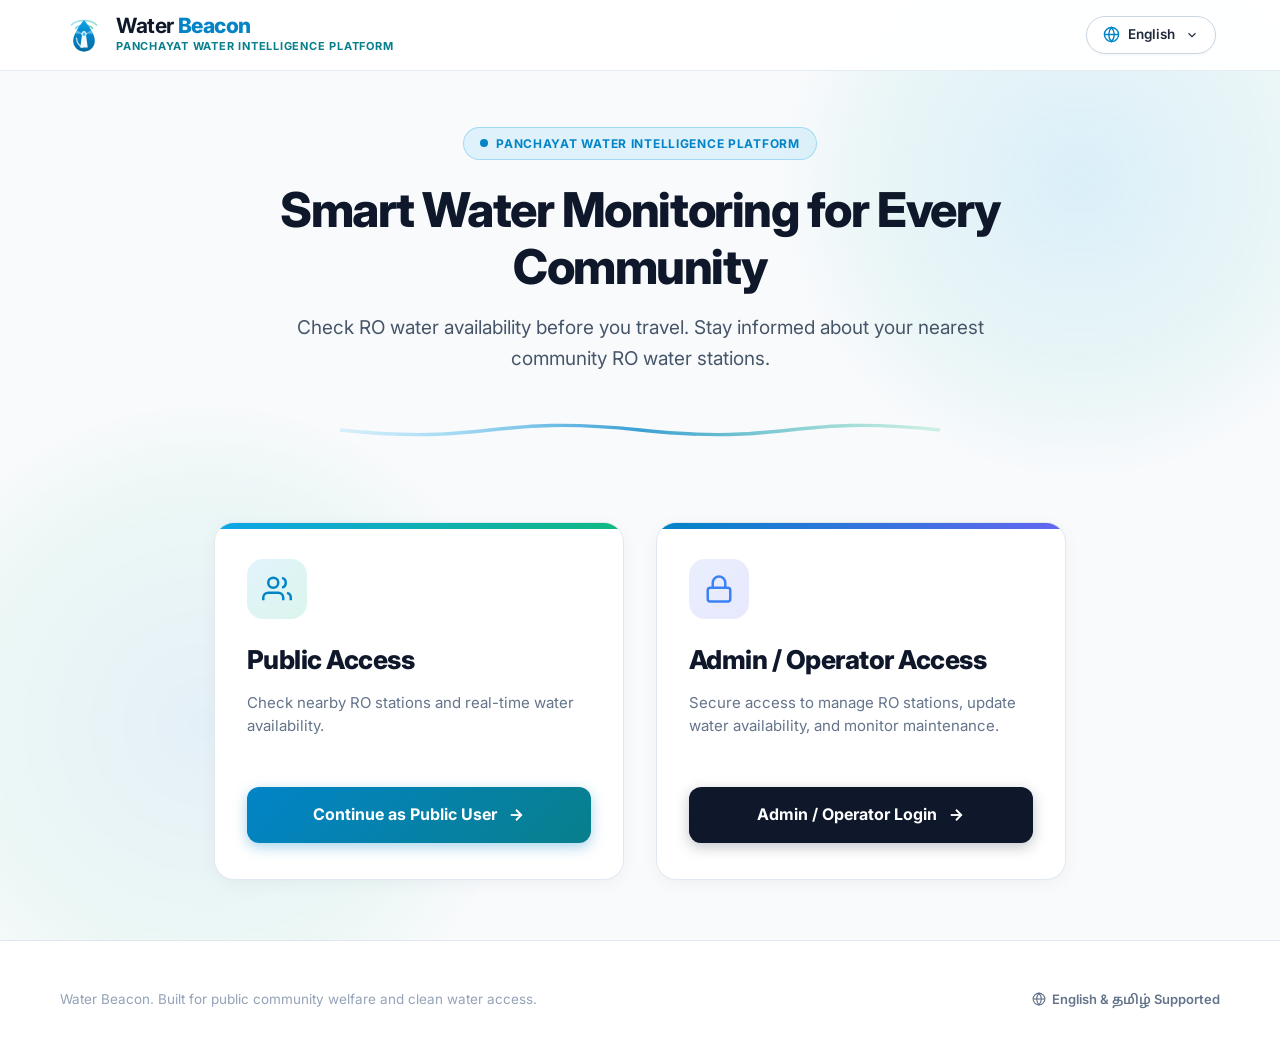
<file: frontend/welcome.html>
<!DOCTYPE html>
<html lang="en">
<head>
    <meta charset="UTF-8">
    <meta name="viewport" content="width=device-width, initial-scale=1.0">
    <meta name="description" content="Water Beacon - Smart Community RO Water Availability & Purity Monitoring for rural and semi-urban Panchayats.">
    <meta name="theme-color" content="#0284c7">

    <title>Welcome to Water Beacon | Smart Community RO Water Monitoring</title>

    <!-- Favicon -->
    <link rel="icon" type="image/svg+xml" href="favicon.svg">

    <!-- Google Fonts: Inter & Noto Sans Tamil -->
    <link rel="preconnect" href="https://fonts.googleapis.com">
    <link rel="preconnect" href="https://fonts.gstatic.com" crossorigin>
    <link href="https://fonts.googleapis.com/css2?family=Inter:wght@400;500;600;700;800&family=Noto+Sans+Tamil:wght@400;500;600;700;800&display=swap" rel="stylesheet">

    <!-- Stylesheets -->
    <link rel="stylesheet" href="css/style.css">
    <link rel="stylesheet" href="css/welcome.css">
</head>
<body class="welcome-body">

    <!-- Ambient Glowing Background Accents -->
    <div class="welcome-bg-glow"></div>
    <div class="welcome-bg-glow-left"></div>

    <!-- Header / Navigation (Clean & Minimal) -->
    <header class="welcome-header">
        <div class="welcome-header-container">

            <a href="/" class="welcome-brand" aria-label="Water Beacon Home">
                <span class="brand-icon">
                    <svg viewBox="0 0 48 48" fill="none" style="width: 40px; height: 40px;">
                        <defs>
                            <linearGradient id="wDropGrad" x1="24" y1="6" x2="24" y2="44" gradientUnits="userSpaceOnUse">
                                <stop offset="0%" stop-color="#0ea5e9"/>
                                <stop offset="50%" stop-color="#0284c7"/>
                                <stop offset="100%" stop-color="#0369a1"/>
                            </linearGradient>
                            <linearGradient id="wWaveGrad" x1="14" y1="12" x2="34" y2="18" gradientUnits="userSpaceOnUse">
                                <stop offset="0%" stop-color="#38bdf8"/>
                                <stop offset="100%" stop-color="#10b981"/>
                            </linearGradient>
                        </defs>
                        <path d="M14 16 C17 11 31 11 34 16" stroke="url(#wWaveGrad)" stroke-width="2" stroke-linecap="round" opacity="0.7"/>
                        <path d="M9 12 C15 5 33 5 39 12" stroke="url(#wWaveGrad)" stroke-width="2" stroke-linecap="round" opacity="0.45"/>
                        <path d="M24 6 C24 6 11 21 11 31 C11 38.18 16.82 44 24 44 C31.18 44 37 38.18 37 31 C37 21 24 6 24 6 Z" fill="url(#wDropGrad)"/>
                        <path d="M19.5 39 L21.5 25 L26.5 25 L28.5 39 Z" fill="#ffffff" opacity="0.95"/>
                        <rect x="21" y="21" width="6" height="4" rx="1" fill="#ffffff"/>
                        <path d="M21.5 21 C21.5 18.8 26.5 18.8 26.5 21 Z" fill="#ffffff"/>
                        <path d="M24 23 L37 16 L37 22 Z" fill="#ffffff" opacity="0.35"/>
                        <path d="M24 23 L11 16 L11 22 Z" fill="#ffffff" opacity="0.35"/>
                        <circle cx="24" cy="23" r="1.8" fill="#38bdf8"/>
                        <path d="M15 28 C15.5 33 18.5 37 22 39" stroke="#ffffff" stroke-width="1.8" stroke-linecap="round" opacity="0.65"/>
                    </svg>
                </span>
                <div class="welcome-brand-text">
                    <span class="welcome-brand-title"><strong data-i18n="brandWater">Water</strong> <span data-i18n="brandBeacon">Beacon</span></span>
                    <span class="welcome-brand-sub" data-i18n="entryTag">Panchayat Water Intelligence</span>
                </div>
            </a>

            <!-- Centralized Global Language Selector -->
            <div class="lang-selector-wrapper">
                <button type="button" class="welcome-lang-btn" id="welcome-lang-toggle" aria-haspopup="true" aria-expanded="false">
                    <svg viewBox="0 0 24 24" fill="none" stroke="currentColor" stroke-width="2" style="width: 17px; height: 17px; color: #0284c7;">
                        <circle cx="12" cy="12" r="10"/>
                        <path d="M2 12H22M12 2A15.3 15.3 0 0 1 16 12A15.3 15.3 0 0 1 12 22A15.3 15.3 0 0 1 12 22A15.3 15.3 0 0 1 8 12A15.3 15.3 0 0 1 12 2Z"/>
                    </svg>
                    <span id="welcome-lang-text">English</span>
                    <svg viewBox="0 0 24 24" fill="none" stroke="currentColor" stroke-width="2" style="width: 14px; height: 14px; margin-left: 2px;">
                        <polyline points="6 9 12 15 18 9"/>
                    </svg>
                </button>

                <div class="welcome-lang-dropdown" id="welcome-lang-menu">
                    <button type="button" class="lang-dropdown-item active" data-lang-choice="en">
                        <span>English</span>
                        <span class="lang-dropdown-badge">EN</span>
                    </button>
                    <button type="button" class="lang-dropdown-item" data-lang-choice="ta">
                        <span>தமிழ்</span>
                        <span class="lang-dropdown-badge">TA</span>
                    </button>
                </div>
            </div>

        </div>
    </header>

    <!-- Main Container -->
    <main class="welcome-main">
        <!-- Hero Section -->
        <section class="welcome-hero">
            <div class="welcome-pill">
                <span class="welcome-pill-pulse"></span>
                <span data-i18n="entryTag">Panchayat Water Intelligence Platform</span>
            </div>

            <h1 class="welcome-heading" data-i18n="entryHeadline">
                Smart Water Monitoring for Every Community
            </h1>

            <p class="welcome-subheading" data-i18n="entrySubtitle">
                Check RO water availability before you travel. Stay informed about your nearest community RO water stations.
            </p>

            <!-- Subtle Flowing Wave Graphic -->
            <svg class="wave-divider" viewBox="0 0 500 24" fill="none" preserveAspectRatio="none">
                <path d="M0 12 C125 24 125 0 250 12 C375 24 375 0 500 12" stroke="url(#waveGrad)" stroke-width="2.5" stroke-linecap="round"/>
                <defs>
                    <linearGradient id="waveGrad" x1="0" y1="0" x2="500" y2="0" gradientUnits="userSpaceOnUse">
                        <stop offset="0%" stop-color="#38bdf8" stop-opacity="0.2"/>
                        <stop offset="50%" stop-color="#0284c7" stop-opacity="0.9"/>
                        <stop offset="100%" stop-color="#10b981" stop-opacity="0.2"/>
                    </linearGradient>
                </defs>
            </svg>
        </section>

        <!-- Access Cards: Clean, Concise Information -->
        <section class="access-cards-grid">

            <!-- Card 1: PUBLIC ACCESS -->
            <div class="access-card public">
                <div class="card-top">
                    <div class="card-header-icon">
                        <svg viewBox="0 0 24 24" fill="none" stroke="currentColor" stroke-width="2" style="width: 30px; height: 30px;">
                            <path d="M17 21v-2a4 4 0 0 0-4-4H5a4 4 0 0 0-4 4v2"/>
                            <circle cx="9" cy="7" r="4"/>
                            <path d="M23 21v-2a4 4 0 0 0-3-3.87"/>
                            <path d="M16 3.13a4 4 0 0 1 0 7.75"/>
                        </svg>
                    </div>

                    <h2 class="access-card-title" data-i18n="publicAccessTitle">Public Access</h2>
                    <p class="access-card-desc" data-i18n="publicAccessDesc">
                        Check nearby RO stations and real-time water availability.
                    </p>
                </div>

                <a href="/public" class="btn-access btn-public" id="btn-continue-public">
                    <span data-i18n="continuePublicBtn">Continue as Public User</span>
                    <svg viewBox="0 0 24 24" fill="none" stroke="currentColor" stroke-width="2.5" style="width: 18px; height: 18px;">
                        <line x1="5" y1="12" x2="19" y2="12"/>
                        <polyline points="12 5 19 12 12 19"/>
                    </svg>
                </a>
            </div>

            <!-- Card 2: ADMIN / OPERATOR ACCESS -->
            <div class="access-card admin">
                <div class="card-top">
                    <div class="card-header-icon">
                        <svg viewBox="0 0 24 24" fill="none" stroke="currentColor" stroke-width="2" style="width: 30px; height: 30px;">
                            <rect x="3" y="11" width="18" height="11" rx="2" ry="2"/>
                            <path d="M7 11V7a5 5 0 0 1 10 0v4"/>
                        </svg>
                    </div>

                    <h2 class="access-card-title" data-i18n="adminAccessTitle">Admin / Operator Access</h2>
                    <p class="access-card-desc" data-i18n="adminAccessDesc">
                        Secure access to manage RO stations, update water availability, and monitor maintenance.
                    </p>
                </div>

                <a href="/operator" class="btn-access btn-admin" id="btn-admin-login">
                    <span data-i18n="adminLoginBtn">Admin / Operator Login</span>
                    <svg viewBox="0 0 24 24" fill="none" stroke="currentColor" stroke-width="2.5" style="width: 18px; height: 18px;">
                        <line x1="5" y1="12" x2="19" y2="12"/>
                        <polyline points="12 5 19 12 12 19"/>
                    </svg>
                </a>
            </div>

        </section>
    </main>

    <!-- Footer (Minimal & Clean) -->
    <footer class="welcome-footer">
        <div class="welcome-footer-container">
            <div class="welcome-footer-bottom" style="border-top: none; padding-top: 0;">
                <p class="footer-copy" data-i18n="footerRights">
                    &copy; 2026 Water Beacon. Built for public community welfare and clean water access.
                </p>
                <div class="footer-lang-info">
                    <svg viewBox="0 0 24 24" fill="none" stroke="currentColor" stroke-width="2" style="width: 14px; height: 14px;">
                        <circle cx="12" cy="12" r="10"/><line x1="2" y1="12" x2="22" y2="12"/><path d="M12 2a15.3 15.3 0 0 1 4 10 15.3 15.3 0 0 1-4 10 15.3 15.3 0 0 1-4-10 15.3 15.3 0 0 1 4-10z"/>
                    </svg>
                    <span>English & தமிழ் Supported</span>
                </div>
            </div>
        </div>
    </footer>

    <!-- Scripts -->
    <script src="js/language.js"></script>
    <script>
        document.addEventListener("DOMContentLoaded", () => {
            const langToggle = document.getElementById("welcome-lang-toggle");
            const langMenu = document.getElementById("welcome-lang-menu");
            const langItems = document.querySelectorAll("[data-lang-choice]");

            // 1. Language Toggle Dropdown Handler
            if (langToggle && langMenu) {
                langToggle.addEventListener("click", (e) => {
                    e.stopPropagation();
                    const isOpen = langMenu.classList.contains("active");
                    langMenu.classList.toggle("active", !isOpen);
                    langToggle.setAttribute("aria-expanded", !isOpen);
                });

                document.addEventListener("click", () => {
                    langMenu.classList.remove("active");
                    langToggle.setAttribute("aria-expanded", "false");
                });
            }

            // 2. Language Choice Handler
            langItems.forEach(item => {
                item.addEventListener("click", (e) => {
                    e.stopPropagation();
                    const chosenLang = item.getAttribute("data-lang-choice");
                    if (typeof applyLanguage === "function") {
                        applyLanguage(chosenLang);
                    }
                    langItems.forEach(i => i.classList.toggle("active", i === item));
                    if (langMenu) langMenu.classList.remove("active");
                });
            });

            // 3. Sync initial state with saved language preference
            const savedLang = localStorage.getItem("waterBeaconLanguage") || "en";
            if (typeof applyLanguage === "function") {
                applyLanguage(savedLang);
            }
            langItems.forEach(i => i.classList.toggle("active", i.getAttribute("data-lang-choice") === savedLang));
        });
    </script>
</body>
</html>
</file>
<file: frontend/css/style.css>
/* ==========================================================================
   WATER BEACON - GLOBAL STYLES & DESIGN SYSTEM
   Clean, modern, bright interface with tasteful blue & green accents.
   ========================================================================== */

:root {
    /* Color Palette */
    --primary: #0284c7;            /* Water Blue */
    --primary-dark: #0369a1;
    --primary-light: #e0f2fe;
    --primary-gradient: linear-gradient(135deg, #0284c7 0%, #0d9488 100%);
    
    --accent-teal: #087f8c;        /* Brand Teal */
    --accent-teal-dark: #066570;
    --accent-teal-light: #e6f7f8;

    --bg-page: #ffffff;
    --bg-subtle: #f8fafc;
    --bg-card: #ffffff;
    --bg-card-hover: #fcfefe;

    --text-primary: #0f172a;       /* Deep slate */
    --text-secondary: #475569;     /* Slate */
    --text-muted: #64748b;         /* Muted slate */
    --text-light: #94a3b8;

    --border-light: #e2e8f0;
    --border-subtle: #edf2f7;
    --border-focus: #38bdf8;

    /* Status Colors */
    --status-available: #10b981;       /* Emerald */
    --status-available-bg: #ecfdf5;
    --status-available-border: #a7f3d0;
    
    --status-empty: #ef4444;           /* Coral red */
    --status-empty-bg: #fef2f2;
    --status-empty-border: #fecaca;

    --status-maint: #f59e0b;           /* Amber */
    --status-maint-bg: #fffbeb;
    --status-maint-border: #fde68a;

    --status-repair: #8b5cf6;          /* Indigo-purple */
    --status-repair-bg: #f5f3ff;
    --status-repair-border: #ddd6fe;

    --status-closed: #64748b;          /* Slate */
    --status-closed-bg: #f1f5f9;
    --status-closed-border: #cbd5e1;

    /* Elevation & Shadows */
    --shadow-xs: 0 1px 2px rgba(15, 23, 42, 0.05);
    --shadow-sm: 0 2px 6px rgba(15, 23, 42, 0.06);
    --shadow-md: 0 8px 24px rgba(15, 23, 42, 0.08);
    --shadow-lg: 0 16px 36px rgba(15, 23, 42, 0.1);
    --shadow-card: 0 4px 20px rgba(12, 74, 96, 0.06);

    /* Radii */
    --radius-sm: 8px;
    --radius-md: 12px;
    --radius-lg: 18px;
    --radius-xl: 24px;
    --radius-pill: 9999px;

    /* Transitions */
    --transition-fast: 0.15s cubic-bezier(0.4, 0, 0.2, 1);
    --transition-base: 0.25s cubic-bezier(0.4, 0, 0.2, 1);
    --transition-slow: 0.4s cubic-bezier(0.4, 0, 0.2, 1);

    /* Fonts */
    --font-sans: "Inter", "Noto Sans Tamil", -apple-system, BlinkMacSystemFont, "Segoe UI", Roboto, "Helvetica Neue", Arial, sans-serif;
    --font-tamil: "Noto Sans Tamil", "Inter", -apple-system, BlinkMacSystemFont, "Segoe UI", Roboto, sans-serif;
}

/* CSS Reset & Defaults */
*, *::before, *::after {
    box-sizing: border-box;
    margin: 0;
    padding: 0;
}

html {
    scroll-behavior: smooth;
    font-size: 16px;
    -webkit-text-size-adjust: 100%;
    color-scheme: light;
}

body {
    font-family: var(--font-sans);
    color: var(--text-primary);
    background-color: var(--bg-page);
    line-height: 1.6;
    overflow-x: hidden;
    -webkit-font-smoothing: antialiased;
    -moz-osx-font-smoothing: grayscale;
}

/* ==========================================================================
   TAMIL LANGUAGE TYPOGRAPHY & RESPONSIVE ALIGNMENT SYSTEM
   ========================================================================== */
html[lang="ta"],
body.lang-ta,
:lang(ta) {
    font-family: var(--font-tamil);
    line-height: 1.6;
}

/* Reset letter-spacing on Tamil text so character conjuncts and vowel marks never break */
html[lang="ta"] h1,
html[lang="ta"] h2,
html[lang="ta"] h3,
html[lang="ta"] h4,
html[lang="ta"] h5,
html[lang="ta"] h6,
html[lang="ta"] .hero-headline,
html[lang="ta"] .section-title,
html[lang="ta"] .section-tag,
html[lang="ta"] .status-badge,
html[lang="ta"] .btn,
html[lang="ta"] .stat-label,
html[lang="ta"] .stat-number,
html[lang="ta"] .brand-text,
html[lang="ta"] .nav-links a,
html[lang="ta"] .card-title-group h4,
html[lang="ta"] .status-title,
html[lang="ta"] .station-eyebrow,
html[lang="ta"] .tel-label,
html[lang="ta"] .footer-heading,
html[lang="ta"] .metric-pill-label {
    letter-spacing: 0 !important;
}

/* Tamil headings: appropriate line-height for ascenders and descenders */
html[lang="ta"] h1,
html[lang="ta"] h2,
html[lang="ta"] h3,
html[lang="ta"] .section-title {
    line-height: 1.35;
}

/* Tamil general text wrapping */
html[lang="ta"] p,
html[lang="ta"] span,
html[lang="ta"] a,
html[lang="ta"] li,
html[lang="ta"] button,
html[lang="ta"] input,
html[lang="ta"] select,
html[lang="ta"] textarea,
html[lang="ta"] label {
    line-height: 1.55;
    word-break: normal;
    overflow-wrap: break-word;
}

/* Consistent Tamil button sizing */
html[lang="ta"] .btn {
    font-size: 13.5px;
    padding: 10px 18px;
}

html[lang="ta"] .btn-sm {
    font-size: 12.5px;
    padding: 7px 14px;
}

img, svg {
    display: block;
    max-width: 100%;
}

button, input, select, textarea {
    font: inherit;
    color: inherit;
}

button {
    cursor: pointer;
    border: none;
    background: none;
}

a {
    color: inherit;
    text-decoration: none;
}

/* Container */
.container {
    width: min(1200px, calc(100% - 32px));
    margin: 0 auto;
}

@media (max-width: 480px) {
    .container {
        width: calc(100% - 24px);
    }
}

/* Responsive Table Wrapper */
.table-responsive {
    width: 100%;
    overflow-x: auto;
    -webkit-overflow-scrolling: touch;
    border-radius: var(--radius-md);
}

.table-responsive::-webkit-scrollbar {
    height: 6px;
}

.table-responsive::-webkit-scrollbar-track {
    background: #f1f5f9;
    border-radius: 9999px;
}

.table-responsive::-webkit-scrollbar-thumb {
    background: #cbd5e1;
    border-radius: 9999px;
}

.table-responsive::-webkit-scrollbar-thumb:hover {
    background: #94a3b8;
}

/* Typography Utilities */
.section-tag {
    display: inline-flex;
    align-items: center;
    gap: 8px;
    padding: 6px 14px;
    background: var(--accent-teal-light);
    color: var(--accent-teal);
    font-size: 11px;
    font-weight: 800;
    letter-spacing: 1.5px;
    text-transform: uppercase;
    border-radius: var(--radius-pill);
    border: 1px solid rgba(8, 127, 140, 0.18);
    margin-bottom: 16px;
}

.section-tag-dot {
    width: 6px;
    height: 6px;
    border-radius: 50%;
    background-color: var(--accent-teal);
    animation: pulseDot 2s infinite ease-in-out;
}

.section-title {
    color: #102a43;
    font-size: clamp(32px, 4.5vw, 48px);
    font-weight: 800;
    line-height: 1.15;
    letter-spacing: -1.5px;
    margin-bottom: 16px;
}

.section-title span {
    color: var(--accent-teal);
}

.section-subtitle {
    color: var(--text-secondary);
    font-size: clamp(15px, 2vw, 17px);
    max-width: 640px;
    line-height: 1.65;
}

/* Status Badges */
.status-badge {
    display: inline-flex;
    align-items: center;
    gap: 7px;
    padding: 5px 12px;
    border-radius: var(--radius-pill);
    font-size: 12px;
    font-weight: 700;
    letter-spacing: 0.3px;
    transition: var(--transition-fast);
    white-space: nowrap;
    max-width: 100%;
    flex-shrink: 0;
}

html[lang="ta"] .status-badge {
    font-size: 11.5px;
    padding: 4px 10px;
    letter-spacing: 0;
}

.status-badge .indicator {
    width: 8px;
    height: 8px;
    border-radius: 50%;
}

.status-badge.available {
    background: var(--status-available-bg);
    color: #065f46;
    border: 1px solid var(--status-available-border);
}
.status-badge.available .indicator {
    background: var(--status-available);
    box-shadow: 0 0 0 3px rgba(16, 185, 129, 0.2);
    animation: pulseDot 2s infinite;
}

.status-badge.out-of-water {
    background: var(--status-empty-bg);
    color: #991b1b;
    border: 1px solid var(--status-empty-border);
}
.status-badge.out-of-water .indicator {
    background: var(--status-empty);
    box-shadow: 0 0 0 3px rgba(239, 68, 68, 0.2);
}

.status-badge.maintenance {
    background: var(--status-maint-bg);
    color: #92400e;
    border: 1px solid var(--status-maint-border);
}
.status-badge.maintenance .indicator {
    background: var(--status-maint);
    box-shadow: 0 0 0 3px rgba(245, 158, 11, 0.2);
}

.status-badge.repair {
    background: var(--status-repair-bg);
    color: #5b21b6;
    border: 1px solid var(--status-repair-border);
}
.status-badge.repair .indicator {
    background: var(--status-repair);
}

.status-badge.closed {
    background: var(--status-closed-bg);
    color: #334155;
    border: 1px solid var(--status-closed-border);
}
.status-badge.closed .indicator {
    background: var(--status-closed);
}

/* Global Buttons */
.btn {
    display: inline-flex;
    align-items: center;
    justify-content: center;
    gap: 8px;
    padding: 12px 22px;
    font-size: 14px;
    font-weight: 600;
    border-radius: var(--radius-md);
    transition: var(--transition-base);
    white-space: nowrap;
    text-decoration: none;
    border: 1px solid transparent;
}

.btn:disabled {
    opacity: 0.6;
    cursor: not-allowed;
    transform: none !important;
}

.btn svg {
    width: 18px;
    height: 18px;
    flex-shrink: 0;
}

.btn-primary {
    background: linear-gradient(135deg, #087f8c 0%, #0284c7 100%);
    color: #ffffff;
    box-shadow: 0 4px 14px rgba(8, 127, 140, 0.25);
}

.btn-primary:hover:not(:disabled) {
    transform: translateY(-2px);
    box-shadow: 0 6px 20px rgba(8, 127, 140, 0.35);
}

.btn-primary:active:not(:disabled) {
    transform: translateY(0);
}

.btn-outline {
    background: #ffffff;
    color: var(--accent-teal);
    border: 1px solid #c6e9eb;
    box-shadow: var(--shadow-xs);
}

.btn-outline:hover:not(:disabled) {
    background: #f0fbfc;
    border-color: var(--accent-teal);
    transform: translateY(-1px);
}

.btn-secondary {
    background: #f1f5f9;
    color: var(--text-primary);
}

.btn-secondary:hover:not(:disabled) {
    background: #e2e8f0;
}

.btn-sm {
    padding: 8px 14px;
    font-size: 12px;
    border-radius: var(--radius-sm);
}

.btn-sm svg {
    width: 15px;
    height: 15px;
}

/* Cards */
.modern-card {
    background: var(--bg-card);
    border: 1px solid var(--border-light);
    border-radius: var(--radius-lg);
    box-shadow: var(--shadow-card);
    transition: var(--transition-base);
}

.modern-card:hover {
    box-shadow: var(--shadow-lg);
    border-color: #cbd5e1;
}

/* Modal Overlay & Dialog */
.modal-overlay {
    position: fixed;
    inset: 0;
    z-index: 2000;
    background: rgba(15, 23, 42, 0.5);
    backdrop-filter: blur(6px);
    display: flex;
    align-items: center;
    justify-content: center;
    padding: 20px;
    opacity: 0;
    visibility: hidden;
    transition: opacity 0.3s ease, visibility 0.3s ease;
}

.modal-overlay.active {
    opacity: 1;
    visibility: visible;
}

.modal-container {
    background: #ffffff;
    border-radius: var(--radius-xl);
    width: min(580px, 100%);
    max-height: 90vh;
    overflow-y: auto;
    box-shadow: 0 25px 60px rgba(15, 23, 42, 0.2);
    border: 1px solid var(--border-light);
    transform: translateY(20px) scale(0.97);
    transition: transform 0.3s cubic-bezier(0.16, 1, 0.3, 1);
}

.modal-overlay.active .modal-container {
    transform: translateY(0) scale(1);
}

.modal-header {
    display: flex;
    align-items: center;
    justify-content: space-between;
    padding: 24px 28px;
    border-bottom: 1px solid var(--border-light);
}

.modal-header h3 {
    font-size: 19px;
    font-weight: 700;
    color: var(--text-primary);
}

.modal-close-btn {
    width: 34px;
    height: 34px;
    display: grid;
    place-items: center;
    border-radius: var(--radius-sm);
    color: var(--text-muted);
    transition: var(--transition-fast);
}

.modal-close-btn:hover {
    background: #f1f5f9;
    color: var(--text-primary);
}

.modal-body {
    padding: 24px 28px;
}

.modal-footer {
    display: flex;
    align-items: center;
    justify-content: flex-end;
    gap: 12px;
    padding: 20px 28px;
    background: #f8fafc;
    border-top: 1px solid var(--border-light);
    border-radius: 0 0 var(--radius-xl) var(--radius-xl);
}

/* Forms */
.form-group {
    margin-bottom: 20px;
}

.form-group label {
    display: block;
    font-size: 13px;
    font-weight: 600;
    color: var(--text-primary);
    margin-bottom: 8px;
}

.form-control {
    width: 100%;
    padding: 12px 16px;
    font-size: 14px;
    border-radius: var(--radius-md);
    border: 1px solid var(--border-light);
    background: #ffffff;
    color: var(--text-primary);
    outline: none;
    transition: var(--transition-fast);
}

.form-control:focus {
    border-color: var(--accent-teal);
    box-shadow: 0 0 0 3px rgba(8, 127, 140, 0.15);
}

.form-row {
    display: grid;
    grid-template-columns: 1fr 1fr;
    gap: 16px;
}

/* Toast Notifications */
.toast-container {
    position: fixed;
    bottom: 28px;
    right: 28px;
    z-index: 3000;
    display: flex;
    flex-direction: column;
    gap: 10px;
    max-width: 400px;
    pointer-events: none;
}

.toast {
    display: flex;
    align-items: flex-start;
    gap: 12px;
    padding: 14px 18px;
    background: #ffffff;
    border-radius: var(--radius-md);
    box-shadow: 0 10px 30px rgba(15, 23, 42, 0.12), 0 2px 8px rgba(15, 23, 42, 0.06);
    border-left: 4px solid var(--accent-teal);
    pointer-events: auto;
    transform: translateX(120%);
    opacity: 0;
    transition: transform 0.3s cubic-bezier(0.16, 1, 0.3, 1), opacity 0.3s ease;
}

.toast.show {
    transform: translateX(0);
    opacity: 1;
}

.toast.toast-success {
    border-left-color: var(--status-available);
}
.toast.toast-error {
    border-left-color: var(--status-empty);
}
.toast.toast-info {
    border-left-color: var(--primary);
}

.toast-icon {
    flex-shrink: 0;
    width: 22px;
    height: 22px;
    display: grid;
    place-items: center;
}

.toast-content strong {
    display: block;
    font-size: 13.5px;
    color: var(--text-primary);
    font-weight: 700;
    margin-bottom: 2px;
}

.toast-content p {
    font-size: 12.5px;
    color: var(--text-secondary);
    line-height: 1.4;
}

/* Reveal Animations */
.reveal {
    opacity: 0;
    transform: translateY(24px);
    transition: opacity 0.6s cubic-bezier(0.16, 1, 0.3, 1), transform 0.6s cubic-bezier(0.16, 1, 0.3, 1);
}

.reveal.revealed {
    opacity: 1;
    transform: translateY(0);
}

/* Keyframes */
@keyframes pulseDot {
    0%, 100% {
        opacity: 1;
        transform: scale(1);
    }
    50% {
        opacity: 0.4;
        transform: scale(0.85);
    }
}

@keyframes spin {
    from { transform: rotate(0deg); }
    to { transform: rotate(360deg); }
}

.spin {
    animation: spin 1s linear infinite;
}

/* Reduced Motion */
@media (prefers-reduced-motion: reduce) {
    *, *::before, *::after {
        animation-duration: 0.01ms !important;
        animation-iteration-count: 1 !important;
        transition-duration: 0.01ms !important;
        scroll-behavior: auto !important;
    }
    .reveal {
        opacity: 1 !important;
        transform: none !important;
    }
}

/* Responsive */
@media (max-width: 768px) {
    .form-row {
        grid-template-columns: 1fr;
        gap: 12px;
    }
    .toast-container {
        left: 20px;
        right: 20px;
        bottom: 20px;
        max-width: none;
    }
}

@media (max-width: 560px) {
    .modal-overlay {
        padding: 12px;
        align-items: flex-end;
    }
    .modal-container {
        width: 100%;
        max-height: 92vh;
        border-radius: 20px 20px 12px 12px;
    }
    .modal-header {
        padding: 18px 20px;
    }
    .modal-body {
        padding: 18px 20px;
    }
    .modal-footer {
        padding: 14px 20px;
        flex-direction: column-reverse;
        align-items: stretch;
        gap: 8px;
    }
    .modal-footer button {
        width: 100%;
        justify-content: center;
    }
    .toast-container {
        left: 14px;
        right: 14px;
        bottom: 14px;
    }
    .btn {
        min-height: 44px;
    }
    .form-control {
        font-size: 16px; /* Prevents auto-zoom on iOS Safari */
    }
}
</file>
<file: frontend/css/welcome.css>
/* ==========================================================================
   WATER BEACON - PROFESSIONAL WELCOME / ENTRY PAGE STYLES
   ========================================================================== */

/* Page Background & Wave Ambience */
.welcome-body {
    background: #f8fafc;
    color: var(--text-dark, #0f172a);
    min-height: 100vh;
    display: flex;
    flex-direction: column;
    overflow-x: hidden;
    position: relative;
}

.welcome-bg-glow {
    position: fixed;
    top: -120px;
    right: -100px;
    width: 600px;
    height: 600px;
    background: radial-gradient(circle, rgba(14, 165, 233, 0.12) 0%, rgba(20, 184, 166, 0.06) 50%, transparent 70%);
    pointer-events: none;
    z-index: 0;
}

.welcome-bg-glow-left {
    position: fixed;
    bottom: -150px;
    left: -120px;
    width: 650px;
    height: 650px;
    background: radial-gradient(circle, rgba(2, 132, 199, 0.08) 0%, rgba(16, 185, 129, 0.05) 50%, transparent 70%);
    pointer-events: none;
    z-index: 0;
}

/* 1. Header / Navigation (Clean & Minimal) */
.welcome-header {
    position: sticky;
    top: 0;
    z-index: 100;
    background: rgba(255, 255, 255, 0.94);
    backdrop-filter: blur(14px);
    -webkit-backdrop-filter: blur(14px);
    border-bottom: 1px solid rgba(226, 232, 240, 0.85);
    padding: 14px 0;
    transition: all 0.3s ease;
}

.welcome-header-container {
    max-width: 1200px;
    margin: 0 auto;
    padding: 0 24px;
    display: flex;
    align-items: center;
    justify-content: space-between;
}

.welcome-brand {
    display: flex;
    align-items: center;
    gap: 12px;
    text-decoration: none;
}

.welcome-brand-text {
    display: flex;
    flex-direction: column;
}

.welcome-brand-title {
    font-size: 21px;
    font-weight: 800;
    color: #0f172a;
    line-height: 1.15;
    letter-spacing: -0.02em;
}

.welcome-brand-title span {
    color: #0284c7;
}

.welcome-brand-sub {
    font-size: 11px;
    font-weight: 700;
    color: #087f8c;
    text-transform: uppercase;
    letter-spacing: 0.07em;
}

/* Language Selector Dropdown */
.lang-selector-wrapper {
    position: relative;
}

.welcome-lang-btn {
    display: flex;
    align-items: center;
    gap: 8px;
    background: #ffffff;
    border: 1px solid #cbd5e1;
    border-radius: 9999px;
    padding: 7px 16px;
    font-size: 13.5px;
    font-weight: 600;
    color: #1e293b;
    cursor: pointer;
    box-shadow: 0 1px 3px rgba(0, 0, 0, 0.04);
    transition: all 0.2s ease;
}

.welcome-lang-btn:hover {
    border-color: #0284c7;
    background: #f0f9ff;
    color: #0369a1;
}

.welcome-lang-dropdown {
    position: absolute;
    top: calc(100% + 8px);
    right: 0;
    background: #ffffff;
    border: 1px solid #e2e8f0;
    border-radius: 12px;
    box-shadow: 0 10px 25px -5px rgba(0, 0, 0, 0.1), 0 8px 10px -6px rgba(0, 0, 0, 0.05);
    padding: 6px;
    min-width: 150px;
    display: none;
    z-index: 120;
}

.welcome-lang-dropdown.active {
    display: block;
    animation: fadeInDown 0.2s ease forwards;
}

.lang-dropdown-item {
    display: flex;
    align-items: center;
    justify-content: space-between;
    width: 100%;
    padding: 9px 14px;
    border: none;
    background: transparent;
    border-radius: 8px;
    font-size: 13.5px;
    font-weight: 600;
    color: #334155;
    cursor: pointer;
    text-align: left;
    transition: background 0.15s ease, color 0.15s ease;
}

.lang-dropdown-item:hover,
.lang-dropdown-item.active {
    background: #f0f9ff;
    color: #0284c7;
}

.lang-dropdown-badge {
    font-size: 10.5px;
    font-weight: 700;
    padding: 2px 6px;
    border-radius: 4px;
    background: #e2e8f0;
    color: #475569;
}

.lang-dropdown-item.active .lang-dropdown-badge {
    background: #0284c7;
    color: #ffffff;
}

/* 2. Hero Section */
.welcome-hero {
    position: relative;
    padding: 56px 24px 36px;
    max-width: 1160px;
    margin: 0 auto;
    text-align: center;
    z-index: 1;
}

.welcome-pill {
    display: inline-flex;
    align-items: center;
    gap: 8px;
    padding: 6px 16px;
    background: rgba(14, 165, 233, 0.1);
    border: 1px solid rgba(14, 165, 233, 0.3);
    border-radius: 9999px;
    font-size: 12px;
    font-weight: 700;
    color: #0284c7;
    text-transform: uppercase;
    letter-spacing: 0.06em;
    margin-bottom: 22px;
}

.welcome-pill-pulse {
    width: 8px;
    height: 8px;
    border-radius: 50%;
    background: #0284c7;
    box-shadow: 0 0 0 0 rgba(2, 132, 199, 0.7);
    animation: pulseDrop 2s infinite;
}

@keyframes pulseDrop {
    0% { transform: scale(0.95); box-shadow: 0 0 0 0 rgba(2, 132, 199, 0.7); }
    70% { transform: scale(1); box-shadow: 0 0 0 8px rgba(2, 132, 199, 0); }
    100% { transform: scale(0.95); box-shadow: 0 0 0 0 rgba(2, 132, 199, 0); }
}

.welcome-heading {
    font-size: clamp(32px, 5vw, 48px);
    font-weight: 800;
    color: #0f172a;
    line-height: 1.18;
    letter-spacing: -0.03em;
    max-width: 840px;
    margin: 0 auto 18px;
}

.welcome-subheading {
    font-size: clamp(16px, 2.2vw, 19px);
    color: #475569;
    line-height: 1.6;
    max-width: 720px;
    margin: 0 auto 40px;
}

/* Water Flow Waves SVG */
.wave-divider {
    width: 100%;
    max-width: 600px;
    margin: 0 auto 40px;
    height: 32px;
    opacity: 0.85;
}

.welcome-main {
    flex: 1 0 auto;
    display: flex;
    flex-direction: column;
    justify-content: center;
}

/* 3. Two Main Access Options (Cards Grid) */
.access-cards-grid {
    display: grid;
    grid-template-columns: repeat(2, 1fr);
    gap: 32px;
    max-width: 900px;
    margin: 0 auto 60px;
    padding: 0 24px;
    position: relative;
    z-index: 1;
}

.access-card {
    background: #ffffff;
    border-radius: 20px;
    border: 1.5px solid #e2e8f0;
    padding: 36px 32px;
    display: flex;
    flex-direction: column;
    justify-content: space-between;
    transition: all 0.3s cubic-bezier(0.16, 1, 0.3, 1);
    box-shadow: 0 4px 18px rgba(15, 23, 42, 0.04), 0 1px 3px rgba(15, 23, 42, 0.02);
    position: relative;
    overflow: hidden;
}

.access-card::before {
    content: '';
    position: absolute;
    top: 0;
    left: 0;
    right: 0;
    height: 6px;
}

.access-card.public::before {
    background: linear-gradient(90deg, #0ea5e9, #10b981);
}

.access-card.admin::before {
    background: linear-gradient(90deg, #0284c7, #6366f1);
}

.access-card:hover {
    transform: translateY(-6px);
    box-shadow: 0 20px 35px -8px rgba(2, 132, 199, 0.12), 0 8px 16px -4px rgba(15, 23, 42, 0.04);
}

.access-card.public:hover {
    border-color: #38bdf8;
}

.access-card.admin:hover {
    border-color: #818cf8;
}

.card-top {
    margin-bottom: 24px;
}

.access-badge {
    display: inline-flex;
    align-items: center;
    gap: 6px;
    padding: 5px 12px;
    border-radius: 9999px;
    font-size: 11px;
    font-weight: 700;
    text-transform: uppercase;
    letter-spacing: 0.05em;
    margin-bottom: 18px;
}

.access-card.public .access-badge {
    background: #ecfdf5;
    color: #059669;
    border: 1px solid #a7f3d0;
}

.access-card.admin .access-badge {
    background: #eff6ff;
    color: #2563eb;
    border: 1px solid #bfdbfe;
}

.card-header-icon {
    width: 60px;
    height: 60px;
    border-radius: 16px;
    display: flex;
    align-items: center;
    justify-content: center;
    margin-bottom: 20px;
}

.access-card.public .card-header-icon {
    background: linear-gradient(135deg, rgba(14, 165, 233, 0.12) 0%, rgba(16, 185, 129, 0.15) 100%);
    color: #0284c7;
}

.access-card.admin .card-header-icon {
    background: linear-gradient(135deg, rgba(37, 99, 235, 0.1) 0%, rgba(99, 102, 241, 0.15) 100%);
    color: #3b82f6;
}

.access-card-title {
    font-size: 26px;
    font-weight: 800;
    color: #0f172a;
    margin-bottom: 10px;
    letter-spacing: -0.02em;
}

.access-card-desc {
    font-size: 15px;
    color: #64748b;
    line-height: 1.55;
    margin-bottom: 26px;
}

/* Feature Bullet Points */
.card-features-list {
    list-style: none;
    padding: 0;
    margin: 0 0 32px;
    display: flex;
    flex-direction: column;
    gap: 12px;
    border-top: 1px solid #f1f5f9;
    padding-top: 22px;
}

.card-features-list li {
    display: flex;
    align-items: flex-start;
    gap: 10px;
    font-size: 14.5px;
    color: #334155;
    line-height: 1.45;
}

.feat-icon {
    flex-shrink: 0;
    width: 18px;
    height: 18px;
    margin-top: 2px;
}

.access-card.public .feat-icon {
    color: #10b981;
}

.access-card.admin .feat-icon {
    color: #4f46e5;
}

/* Access Buttons */
.btn-access {
    display: flex;
    align-items: center;
    justify-content: center;
    gap: 10px;
    width: 100%;
    padding: 15px 24px;
    border-radius: 12px;
    font-size: 16px;
    font-weight: 700;
    text-decoration: none;
    cursor: pointer;
    transition: all 0.25s ease;
    border: none;
}

.btn-access.btn-public {
    background: linear-gradient(135deg, #0284c7 0%, #087f8c 100%);
    color: #ffffff;
    box-shadow: 0 4px 14px rgba(2, 132, 199, 0.35);
}

.btn-access.btn-public:hover {
    background: linear-gradient(135deg, #0369a1 0%, #066974 100%);
    box-shadow: 0 6px 20px rgba(2, 132, 199, 0.45);
    transform: translateY(-2px);
}

.btn-access.btn-admin {
    background: #0f172a;
    color: #ffffff;
    box-shadow: 0 4px 14px rgba(15, 23, 42, 0.25);
}

.btn-access.btn-admin:hover {
    background: #1e293b;
    box-shadow: 0 6px 20px rgba(15, 23, 42, 0.35);
    transform: translateY(-2px);
}

/* 4. Section: How Water Beacon Works */
.welcome-section {
    padding: 72px 24px;
    max-width: 1160px;
    margin: 0 auto;
    position: relative;
    z-index: 1;
}

.section-head-center {
    text-align: center;
    max-width: 700px;
    margin: 0 auto 48px;
}

.section-badge-center {
    display: inline-block;
    padding: 4px 12px;
    background: #e0f2fe;
    color: #0369a1;
    font-size: 11px;
    font-weight: 700;
    text-transform: uppercase;
    letter-spacing: 0.08em;
    border-radius: 9999px;
    margin-bottom: 12px;
}

.section-title-center {
    font-size: 30px;
    font-weight: 800;
    color: #0f172a;
    line-height: 1.25;
    letter-spacing: -0.02em;
    margin-bottom: 12px;
}

.section-subtitle-center {
    font-size: 16px;
    color: #64748b;
    line-height: 1.6;
}

.steps-grid {
    display: grid;
    grid-template-columns: repeat(3, 1fr);
    gap: 24px;
}

.step-card {
    background: #ffffff;
    border: 1px solid #e2e8f0;
    border-radius: 16px;
    padding: 32px 26px;
    position: relative;
    transition: transform 0.2s ease, box-shadow 0.2s ease;
}

.step-card:hover {
    transform: translateY(-4px);
    box-shadow: 0 10px 25px -5px rgba(0, 0, 0, 0.06);
    border-color: #bae6fd;
}

.step-num-badge {
    width: 44px;
    height: 44px;
    border-radius: 12px;
    background: #0ea5e9;
    color: #ffffff;
    font-size: 18px;
    font-weight: 800;
    display: flex;
    align-items: center;
    justify-content: center;
    margin-bottom: 20px;
    box-shadow: 0 4px 10px rgba(14, 165, 233, 0.35);
}

.step-title {
    font-size: 19px;
    font-weight: 700;
    color: #0f172a;
    margin-bottom: 10px;
}

.step-desc {
    font-size: 14.5px;
    color: #64748b;
    line-height: 1.55;
}

/* 5. Section: Why Water Beacon? */
.why-features-grid {
    display: grid;
    grid-template-columns: repeat(3, 1fr);
    gap: 24px;
}

.why-feature-card {
    background: #ffffff;
    border: 1px solid #e2e8f0;
    border-radius: 16px;
    padding: 28px 24px;
    transition: all 0.25s ease;
}

.why-feature-card:hover {
    transform: translateY(-4px);
    box-shadow: 0 12px 28px -6px rgba(2, 132, 199, 0.08);
    border-color: #7dd3fc;
}

.why-icon-box {
    width: 48px;
    height: 48px;
    border-radius: 12px;
    background: #f0f9ff;
    color: #0284c7;
    display: flex;
    align-items: center;
    justify-content: center;
    margin-bottom: 18px;
}

.why-card-title {
    font-size: 17.5px;
    font-weight: 700;
    color: #0f172a;
    margin-bottom: 8px;
}

.why-card-desc {
    font-size: 14px;
    color: #64748b;
    line-height: 1.55;
}

/* 6. Section: About Platform Box */
.about-box {
    background: linear-gradient(135deg, #ffffff 0%, #f0f9ff 100%);
    border: 1.5px solid #bae6fd;
    border-radius: 20px;
    padding: 44px 36px;
    max-width: 960px;
    margin: 0 auto;
    text-align: center;
    box-shadow: 0 8px 30px rgba(14, 165, 233, 0.06);
}

.about-box-title {
    font-size: 24px;
    font-weight: 800;
    color: #0f172a;
    margin-bottom: 16px;
}

.about-box-desc {
    font-size: 16px;
    color: #475569;
    line-height: 1.7;
    max-width: 820px;
    margin: 0 auto;
}

/* 7. Footer (Clean, no admin links) */
.welcome-footer {
    background: #ffffff;
    border-top: 1px solid #e2e8f0;
    padding: 48px 24px 32px;
    margin-top: auto;
    position: relative;
    z-index: 1;
}

.welcome-footer-container {
    max-width: 1160px;
    margin: 0 auto;
}

.welcome-footer-top {
    display: flex;
    align-items: center;
    justify-content: space-between;
    padding-bottom: 28px;
    border-bottom: 1px solid #f1f5f9;
    flex-wrap: wrap;
    gap: 20px;
}

.welcome-footer-links {
    display: flex;
    align-items: center;
    gap: 24px;
    list-style: none;
    padding: 0;
    margin: 0;
    flex-wrap: wrap;
}

.welcome-footer-links a {
    font-size: 14px;
    font-weight: 600;
    color: #64748b;
    text-decoration: none;
    transition: color 0.15s ease;
}

.welcome-footer-links a:hover {
    color: #0284c7;
}

.welcome-footer-bottom {
    display: flex;
    align-items: center;
    justify-content: space-between;
    padding-top: 24px;
    flex-wrap: wrap;
    gap: 16px;
}

.footer-copy {
    font-size: 13.5px;
    color: #94a3b8;
    margin: 0;
}

.footer-lang-info {
    font-size: 13px;
    font-weight: 600;
    color: #64748b;
    display: flex;
    align-items: center;
    gap: 6px;
}

/* Responsive Breakpoints */
@media (max-width: 1024px) {
    .access-cards-grid {
        gap: 24px;
        max-width: 820px;
    }
    .why-features-grid {
        grid-template-columns: repeat(2, 1fr);
    }
}

@media (max-width: 840px) {
    .access-cards-grid {
        grid-template-columns: 1fr;
        max-width: 520px;
        gap: 24px;
        padding: 0 20px;
        margin-bottom: 48px;
    }
}

@media (max-width: 768px) {
    .welcome-header-container {
        padding: 0 16px;
    }
    .welcome-hero {
        padding: clamp(32px, 6vw, 44px) 16px 24px;
    }
    .welcome-heading {
        font-size: clamp(26px, 6vw, 36px);
        margin-bottom: 14px;
    }
    .welcome-subheading {
        font-size: clamp(14.5px, 3.8vw, 17px);
        margin-bottom: 24px;
    }
    .steps-grid {
        grid-template-columns: 1fr;
        gap: 16px;
    }
    .why-features-grid {
        grid-template-columns: 1fr;
        gap: 16px;
    }
    .welcome-footer-top,
    .welcome-footer-bottom {
        flex-direction: column;
        align-items: center;
        text-align: center;
        gap: 12px;
    }
    .welcome-footer-links {
        gap: 16px;
    }
}

@media (max-width: 480px) {
    .welcome-header {
        padding: 10px 0;
    }
    .welcome-header-container {
        padding: 0 12px;
    }
    .welcome-brand {
        gap: 8px;
    }
    .welcome-brand-title {
        font-size: 17px;
    }
    .brand-icon svg {
        width: 32px;
        height: 32px;
    }
    .welcome-lang-btn {
        padding: 5px 10px;
        font-size: 12px;
    }
    .access-cards-grid {
        padding: 0 14px;
        margin-bottom: 36px;
    }
    .access-card {
        padding: 24px 18px;
        border-radius: 18px;
    }
    .card-header-icon {
        width: 48px;
        height: 48px;
        border-radius: 12px;
        margin-bottom: 14px;
    }
    .card-header-icon svg {
        width: 24px;
        height: 24px;
    }
    .access-card-title {
        font-size: 21px;
    }
    .access-card-desc {
        font-size: 13.5px;
        margin-bottom: 20px;
    }
    .btn-access {
        padding: 13px 18px;
        font-size: 14.5px;
        min-height: 46px;
    }
}

@media (max-width: 360px) {
    .welcome-brand-sub {
        display: none;
    }
    .access-card {
        padding: 20px 14px;
    }
    .welcome-heading {
        font-size: 23px;
    }
}

@keyframes fadeInDown {
    from {
        opacity: 0;
        transform: translateY(-8px);
    }
    to {
        opacity: 1;
        transform: translateY(0);
    }
}
</file>
